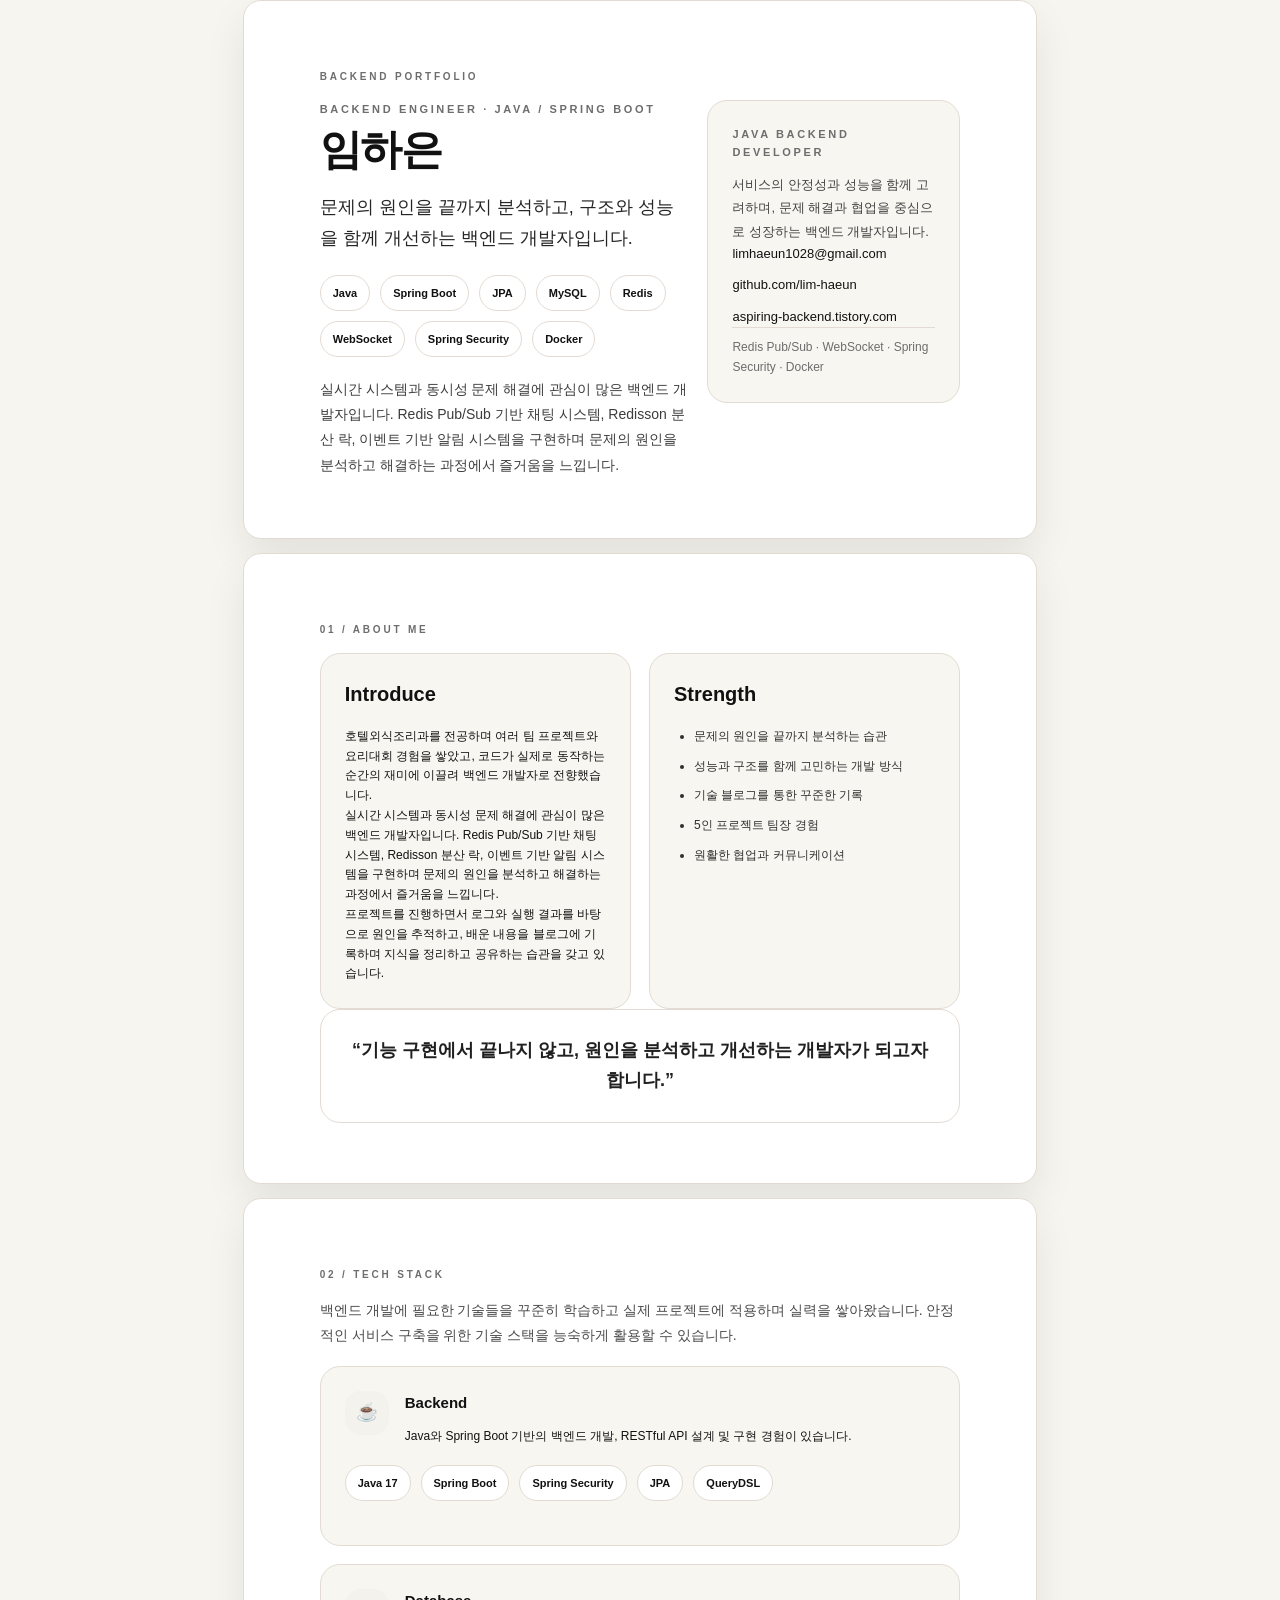
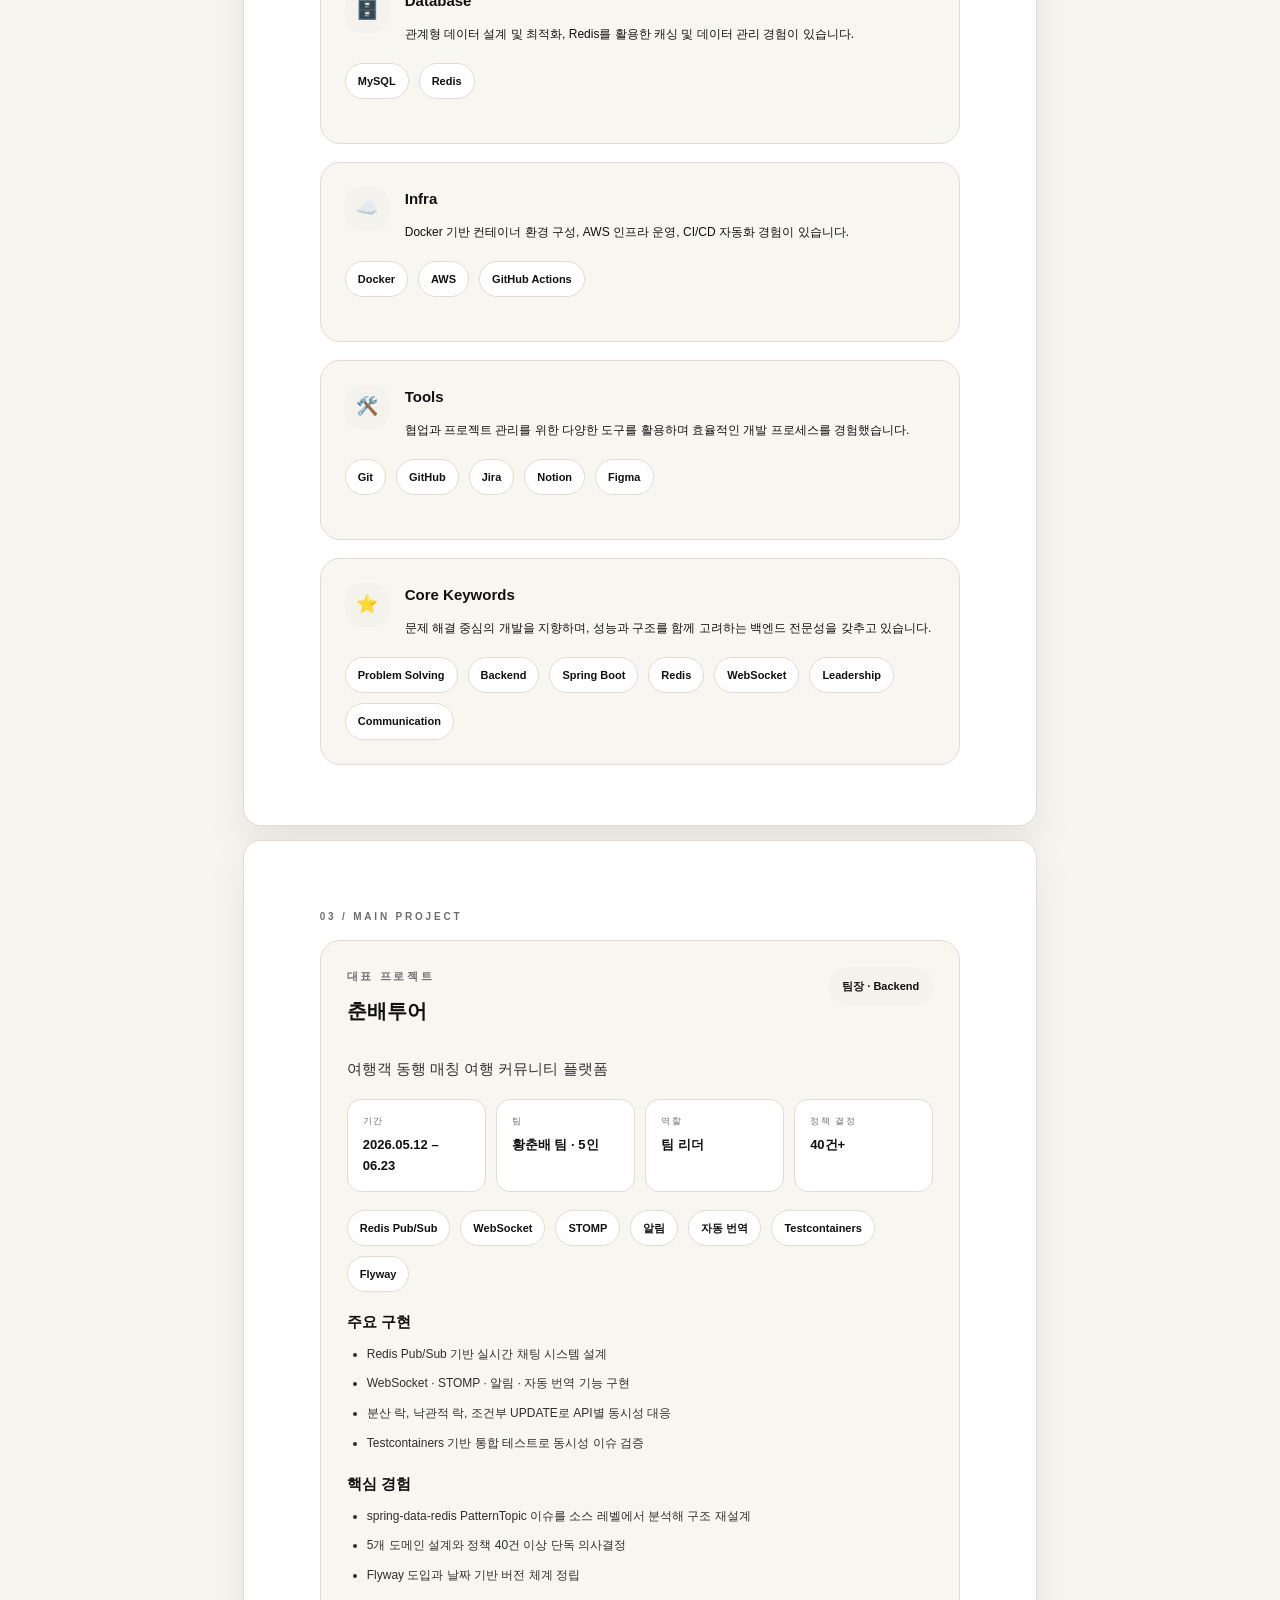
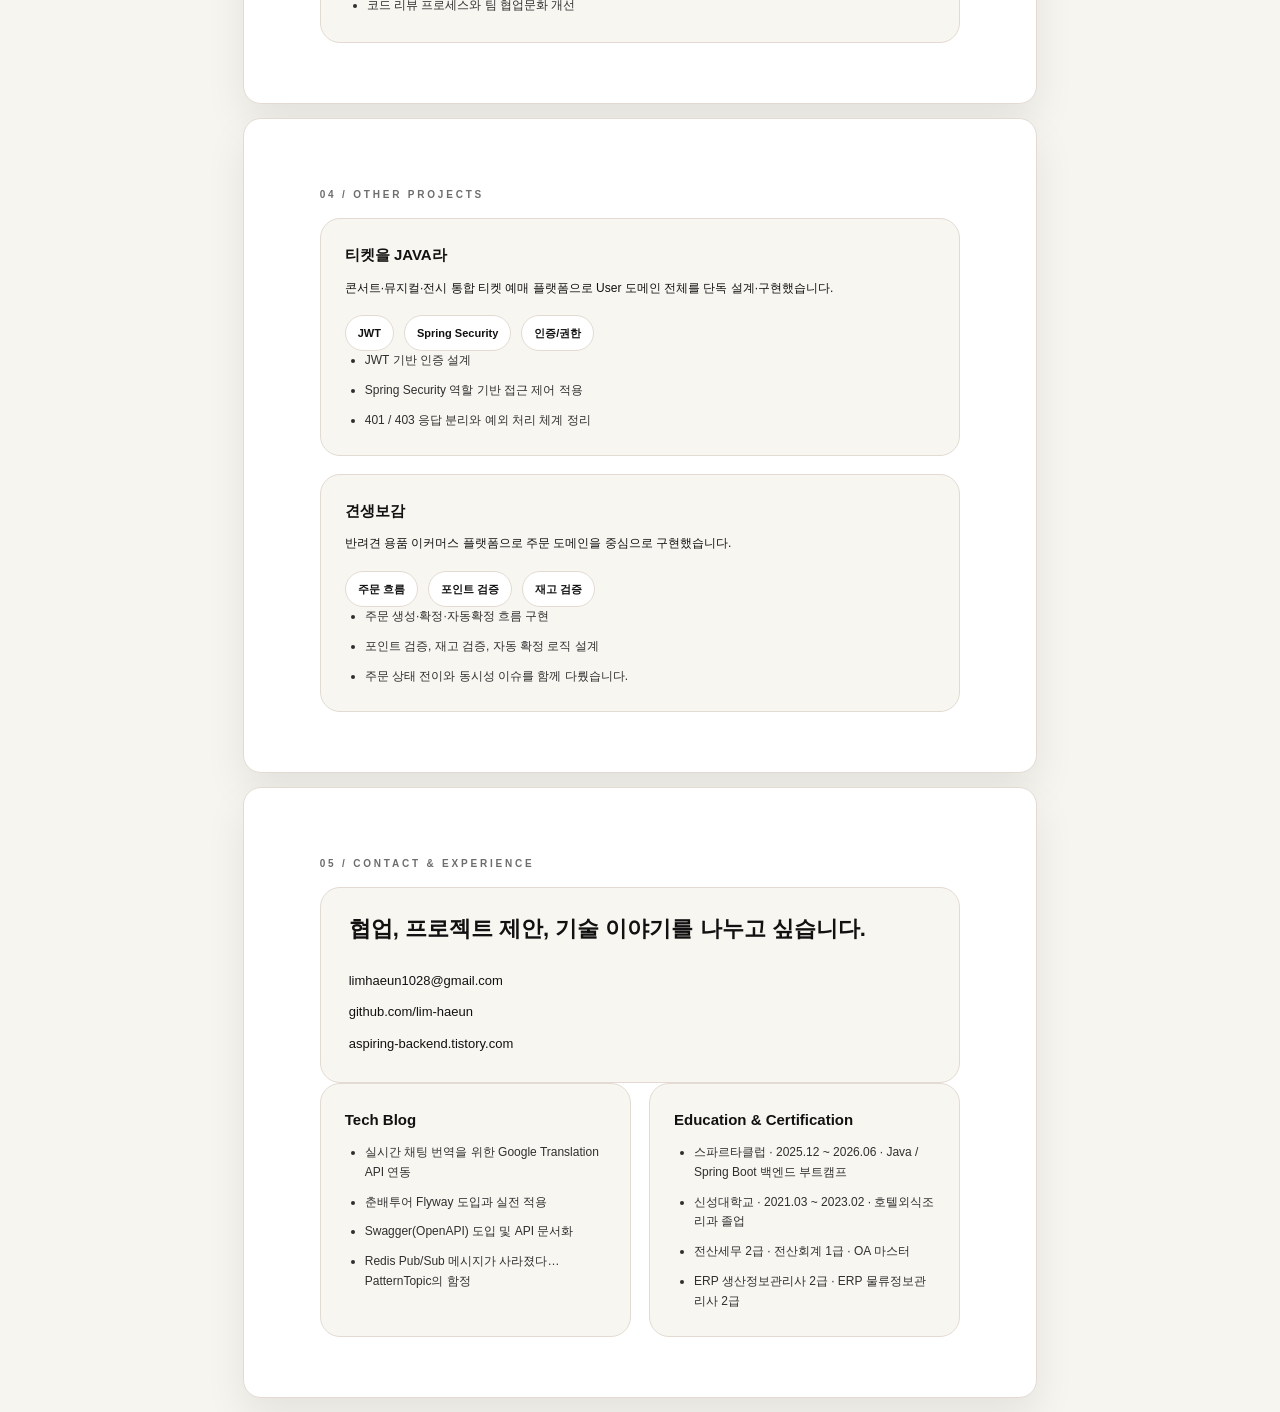
<file: pdf/index.html>
<!DOCTYPE html>
<html lang="ko">
<head>
  <meta charset="UTF-8" />
  <meta name="viewport" content="width=device-width, initial-scale=1.0" />
  <meta name="description" content="임하은의 백엔드 포트폴리오 PDF용 페이지" />
  <title>임하은 · Backend Portfolio</title>
  <link rel="stylesheet" href="styles.css" />
</head>
<body>
  <main class="portfolio">
    <section class="page cover-page" aria-label="커버">
      <div class="page-label">BACKEND PORTFOLIO</div>
      <div class="cover-grid">
        <div class="cover-main">
          <div>
            <p class="eyebrow">Backend Engineer · Java / Spring Boot</p>
            <h1>임하은</h1>
          </div>
          <p class="lead">
            문제의 원인을 끝까지 분석하고, 구조와 성능을 함께 개선하는 백엔드 개발자입니다.
          </p>
          <div class="chip-row">
            <span class="chip">Java</span>
            <span class="chip">Spring Boot</span>
            <span class="chip">JPA</span>
            <span class="chip">MySQL</span>
            <span class="chip">Redis</span>
            <span class="chip">WebSocket</span>
            <span class="chip">Spring Security</span>
            <span class="chip">Docker</span>
          </div>
          <div class="cover-summary">
            <p>
              실시간 시스템과 동시성 문제 해결에 관심이 많은 백엔드 개발자입니다.
              Redis Pub/Sub 기반 채팅 시스템, Redisson 분산 락, 이벤트 기반 알림 시스템을 구현하며
              문제의 원인을 분석하고 해결하는 과정에서 즐거움을 느낍니다.
            </p>
          </div>
        </div>
        <aside class="profile-card" aria-label="연락처">
          <div class="profile-card-head">
            <span class="profile-role">Java Backend Developer</span>
            <p class="profile-note">
              서비스의 안정성과 성능을 함께 고려하며, 문제 해결과 협업을 중심으로 성장하는 백엔드 개발자입니다.
            </p>
          </div>
          <div class="contact-list">
            <a href="mailto:limhaeun1028@gmail.com">limhaeun1028@gmail.com</a>
            <a href="https://github.com/lim-haeun" target="_blank" rel="noopener">github.com/lim-haeun</a>
            <a href="https://aspiring-backend.tistory.com/" target="_blank" rel="noopener">aspiring-backend.tistory.com</a>
          </div>
          <div class="profile-footer">
            <p class="muted">Redis Pub/Sub · WebSocket · Spring Security · Docker</p>
          </div>
        </aside>
      </div>
    </section>

    <section class="page about-page" aria-label="소개">
      <div class="page-label">01 / About Me</div>
      <div class="about-grid">
        <article class="card">
          <div class="card-heading">
            <h2>Introduce</h2>
          </div>
          <p>
            호텔외식조리과를 전공하며 여러 팀 프로젝트와 요리대회 경험을 쌓았고,
            코드가 실제로 동작하는 순간의 재미에 이끌려 백엔드 개발자로 전향했습니다.
          </p>
          <p>
            실시간 시스템과 동시성 문제 해결에 관심이 많은 백엔드 개발자입니다.
            Redis Pub/Sub 기반 채팅 시스템, Redisson 분산 락, 이벤트 기반 알림 시스템을 구현하며
            문제의 원인을 분석하고 해결하는 과정에서 즐거움을 느낍니다.
          </p>
          <p>
            프로젝트를 진행하면서 로그와 실행 결과를 바탕으로 원인을 추적하고, 배운 내용을 블로그에 기록하며
            지식을 정리하고 공유하는 습관을 갖고 있습니다.
          </p>
        </article>
        <article class="card">
          <div class="card-heading">
            <h2>Strength</h2>
          </div>
          <ul class="list">
            <li>문제의 원인을 끝까지 분석하는 습관</li>
            <li>성능과 구조를 함께 고민하는 개발 방식</li>
            <li>기술 블로그를 통한 꾸준한 기록</li>
            <li>5인 프로젝트 팀장 경험</li>
            <li>원활한 협업과 커뮤니케이션</li>
          </ul>
        </article>
      </div>
      <article class="card quote-card">
        “기능 구현에서 끝나지 않고, 원인을 분석하고 개선하는 개발자가 되고자 합니다.”
      </article>
    </section>

    <section class="page stack-page" aria-label="기술 스택">
      <div class="page-label">02 / Tech Stack</div>
      <p class="section-intro">
        백엔드 개발에 필요한 기술들을 꾸준히 학습하고 실제 프로젝트에 적용하며 실력을 쌓아왔습니다.
        안정적인 서비스 구축을 위한 기술 스택을 능숙하게 활용할 수 있습니다.
      </p>
      <div class="stack-grid">
        <article class="card stack-card">
          <div class="stack-card-head">
            <span class="stack-icon">☕</span>
            <div>
              <h3>Backend</h3>
              <p>Java와 Spring Boot 기반의 백엔드 개발, RESTful API 설계 및 구현 경험이 있습니다.</p>
            </div>
          </div>
          <div class="chip-row">
            <span class="chip">Java 17</span>
            <span class="chip">Spring Boot</span>
            <span class="chip">Spring Security</span>
            <span class="chip">JPA</span>
            <span class="chip">QueryDSL</span>
          </div>
        </article>

        <article class="card stack-card">
          <div class="stack-card-head">
            <span class="stack-icon">🗄️</span>
            <div>
              <h3>Database</h3>
              <p>관계형 데이터 설계 및 최적화, Redis를 활용한 캐싱 및 데이터 관리 경험이 있습니다.</p>
            </div>
          </div>
          <div class="chip-row">
            <span class="chip">MySQL</span>
            <span class="chip">Redis</span>
          </div>
        </article>

        <article class="card stack-card">
          <div class="stack-card-head">
            <span class="stack-icon">☁️</span>
            <div>
              <h3>Infra</h3>
              <p>Docker 기반 컨테이너 환경 구성, AWS 인프라 운영, CI/CD 자동화 경험이 있습니다.</p>
            </div>
          </div>
          <div class="chip-row">
            <span class="chip">Docker</span>
            <span class="chip">AWS</span>
            <span class="chip">GitHub Actions</span>
          </div>
        </article>

        <article class="card stack-card">
          <div class="stack-card-head">
            <span class="stack-icon">🛠️</span>
            <div>
              <h3>Tools</h3>
              <p>협업과 프로젝트 관리를 위한 다양한 도구를 활용하며 효율적인 개발 프로세스를 경험했습니다.</p>
            </div>
          </div>
          <div class="chip-row">
            <span class="chip">Git</span>
            <span class="chip">GitHub</span>
            <span class="chip">Jira</span>
            <span class="chip">Notion</span>
            <span class="chip">Figma</span>
          </div>
        </article>

        <article class="card keywords-card">
          <div class="stack-card-head">
            <span class="stack-icon">⭐</span>
            <div>
              <h3>Core Keywords</h3>
              <p>문제 해결 중심의 개발을 지향하며, 성능과 구조를 함께 고려하는 백엔드 전문성을 갖추고 있습니다.</p>
            </div>
          </div>
          <div class="chip-row">
            <span class="chip">Problem Solving</span>
            <span class="chip">Backend</span>
            <span class="chip">Spring Boot</span>
            <span class="chip">Redis</span>
            <span class="chip">WebSocket</span>
            <span class="chip">Leadership</span>
            <span class="chip">Communication</span>
          </div>
        </article>
      </div>
    </section>

    <section class="page project-page" aria-label="대표 프로젝트">
      <div class="page-label">03 / Main Project</div>
      <article class="card project-card">
        <div class="project-head">
          <div>
            <p class="eyebrow">대표 프로젝트</p>
            <h2>춘배투어</h2>
          </div>
          <span class="pill">팀장 · Backend</span>
        </div>
        <p class="subtitle">여행객 동행 매칭 여행 커뮤니티 플랫폼</p>
        <div class="meta-grid">
          <div>
            <span>기간</span>
            <strong>2026.05.12 – 06.23</strong>
          </div>
          <div>
            <span>팀</span>
            <strong>황춘배 팀 · 5인</strong>
          </div>
          <div>
            <span>역할</span>
            <strong>팀 리더</strong>
          </div>
          <div>
            <span>정책 결정</span>
            <strong>40건+</strong>
          </div>
        </div>
        <div class="project-tags">
          <span class="chip">Redis Pub/Sub</span>
          <span class="chip">WebSocket</span>
          <span class="chip">STOMP</span>
          <span class="chip">알림</span>
          <span class="chip">자동 번역</span>
          <span class="chip">Testcontainers</span>
          <span class="chip">Flyway</span>
        </div>
        <div class="section-grid">
          <div>
            <h3>주요 구현</h3>
            <ul class="list">
              <li>Redis Pub/Sub 기반 실시간 채팅 시스템 설계</li>
              <li>WebSocket · STOMP · 알림 · 자동 번역 기능 구현</li>
              <li>분산 락, 낙관적 락, 조건부 UPDATE로 API별 동시성 대응</li>
              <li>Testcontainers 기반 통합 테스트로 동시성 이슈 검증</li>
            </ul>
          </div>
          <div>
            <h3>핵심 경험</h3>
            <ul class="list">
              <li>spring-data-redis PatternTopic 이슈를 소스 레벨에서 분석해 구조 재설계</li>
              <li>5개 도메인 설계와 정책 40건 이상 단독 의사결정</li>
              <li>Flyway 도입과 날짜 기반 버전 체계 정립</li>
              <li>코드 리뷰 프로세스와 팀 협업문화 개선</li>
            </ul>
          </div>
        </div>
      </article>
    </section>

    <section class="page other-page" aria-label="다른 프로젝트">
      <div class="page-label">04 / Other Projects</div>
      <div class="project-grid">
        <article class="card project-mini">
          <div class="project-mini-head">
            <h3>티켓을 JAVA라</h3>
            <p>
              콘서트·뮤지컬·전시 통합 티켓 예매 플랫폼으로 User 도메인 전체를 단독 설계·구현했습니다.
            </p>
          </div>
          <div class="chip-row">
            <span class="chip">JWT</span>
            <span class="chip">Spring Security</span>
            <span class="chip">인증/권한</span>
          </div>
          <ul class="list">
            <li>JWT 기반 인증 설계</li>
            <li>Spring Security 역할 기반 접근 제어 적용</li>
            <li>401 / 403 응답 분리와 예외 처리 체계 정리</li>
          </ul>
        </article>
        <article class="card project-mini">
          <div class="project-mini-head">
            <h3>견생보감</h3>
            <p>
              반려견 용품 이커머스 플랫폼으로 주문 도메인을 중심으로 구현했습니다.
            </p>
          </div>
          <div class="chip-row">
            <span class="chip">주문 흐름</span>
            <span class="chip">포인트 검증</span>
            <span class="chip">재고 검증</span>
          </div>
          <ul class="list">
            <li>주문 생성·확정·자동확정 흐름 구현</li>
            <li>포인트 검증, 재고 검증, 자동 확정 로직 설계</li>
            <li>주문 상태 전이와 동시성 이슈를 함께 다뤘습니다.</li>
          </ul>
        </article>
      </div>
    </section>

    <section class="page contact-page" aria-label="연락처 및 경험">
      <div class="page-label">05 / Contact & Experience</div>
      <article class="card contact-panel">
        <h2>협업, 프로젝트 제안, 기술 이야기를 나누고 싶습니다.</h2>
        <div class="contact-links">
          <a href="mailto:limhaeun1028@gmail.com">limhaeun1028@gmail.com</a>
          <a href="https://github.com/lim-haeun" target="_blank" rel="noopener">github.com/lim-haeun</a>
          <a href="https://aspiring-backend.tistory.com/" target="_blank" rel="noopener">aspiring-backend.tistory.com</a>
        </div>
      </article>
      <div class="section-grid experience-grid">
        <article class="card">
          <h3>Tech Blog</h3>
          <ul class="list">
            <li>실시간 채팅 번역을 위한 Google Translation API 연동</li>
            <li>춘배투어 Flyway 도입과 실전 적용</li>
            <li>Swagger(OpenAPI) 도입 및 API 문서화</li>
            <li>Redis Pub/Sub 메시지가 사라졌다… PatternTopic의 함정</li>
          </ul>
        </article>
        <article class="card">
          <h3>Education & Certification</h3>
          <ul class="list">
            <li>스파르타클럽 · 2025.12 ~ 2026.06 · Java / Spring Boot 백엔드 부트캠프</li>
            <li>신성대학교 · 2021.03 ~ 2023.02 · 호텔외식조리과 졸업</li>
            <li>전산세무 2급 · 전산회계 1급 · OA 마스터</li>
            <li>ERP 생산정보관리사 2급 · ERP 물류정보관리사 2급</li>
          </ul>
        </article>
      </div>
    </section>
  </main>
</body>
</html>
</file>
<file: pdf/styles.css>
:root {
  --bg: #f7f5f0;
  --surface: #ffffff;
  --surface-2: #f8f6f1;
  --border: #e3dbd3;
  --text: #111111;
  --muted: #6d6d6d;
  --accent: #111111;
  --accent-soft: #f4f2ec;
  --shadow: 0 18px 40px rgba(17, 17, 17, 0.08);
}

* {
  box-sizing: border-box;
}

html {
  font-size: 12px;
}

body {
  margin: 0;
  font-family: "Pretendard", "Segoe UI", "Apple SD Gothic Neo", "Noto Sans KR", sans-serif;
  background: var(--bg);
  color: var(--text);
  line-height: 1.65;
  -webkit-font-smoothing: antialiased;
  -moz-osx-font-smoothing: grayscale;
}

a {
  color: inherit;
  text-decoration: none;
}

.portfolio {
  max-width: 210mm;
  margin: 0 auto;
  padding: 0;
}

.page {
  background: var(--surface);
  border: 1px solid var(--border);
  border-radius: 18px;
  padding: 18mm 20mm 16mm;
  margin: 0 auto 14px;
  box-shadow: var(--shadow);
  break-after: page;
  page-break-after: always;
}

.page:last-child {
  break-after: auto;
  page-break-after: auto;
}

.page-label {
  font-size: 10px;
  letter-spacing: 0.28em;
  text-transform: uppercase;
  color: var(--muted);
  font-weight: 700;
  margin-bottom: 14px;
}

.cover-grid {
  display: grid;
  grid-template-columns: 1.28fr 0.88fr;
  gap: 20px;
  align-items: flex-start;
}

.cover-main {
  display: grid;
  gap: 20px;
}

.eyebrow {
  margin: 0 0 10px;
  font-size: 11px;
  letter-spacing: 0.24em;
  text-transform: uppercase;
  color: var(--muted);
  font-weight: 700;
}

h1,
h2,
h3,
p {
  margin: 0;
}

h1 {
  font-size: 42px;
  line-height: 1.05;
  letter-spacing: -0.03em;
}

h2 {
  font-size: 20px;
  margin-bottom: 12px;
}

h3 {
  font-size: 15px;
  margin-bottom: 10px;
}

.lead {
  font-size: 18px;
  color: #252525;
  line-height: 1.75;
}

.cover-summary p {
  margin-top: 6px;
  color: #3c3c3c;
  font-size: 14px;
  line-height: 1.8;
}

.chip-row {
  display: flex;
  flex-wrap: wrap;
  gap: 10px;
}

.chip {
  display: inline-flex;
  align-items: center;
  border-radius: 999px;
  padding: 8px 12px;
  background: #ffffff;
  border: 1px solid var(--border);
  font-size: 11px;
  font-weight: 700;
  color: var(--accent);
}

.profile-card {
  background: var(--surface-2);
  border: 1px solid var(--border);
  border-radius: 20px;
  padding: 24px;
  display: grid;
  grid-template-rows: auto 1fr auto;
  min-height: 230px;
}

.profile-card-head {
  display: grid;
  gap: 12px;
}

.profile-role {
  font-size: 11px;
  letter-spacing: 0.24em;
  text-transform: uppercase;
  color: var(--muted);
  font-weight: 700;
}

.profile-note {
  font-size: 13px;
  color: #424242;
  line-height: 1.75;
}

.contact-list {
  display: grid;
  gap: 10px;
}

.contact-list a {
  color: var(--text);
  font-size: 13px;
  word-break: break-word;
}

.profile-footer {
  padding-top: 10px;
  border-top: 1px solid var(--border);
}

.muted {
  color: var(--muted);
  font-size: 12px;
}

.about-grid,
.stack-grid,
.project-grid,
.section-grid {
  display: grid;
  gap: 18px;
}

.about-grid {
  grid-template-columns: 1fr 1fr;
}

.card {
  background: var(--surface-2);
  border: 1px solid var(--border);
  border-radius: 20px;
  padding: 24px;
  break-inside: avoid;
  page-break-inside: avoid;
}

.card-heading {
  margin-bottom: 16px;
}

.stack-card,
.keywords-card,
.project-mini,
.contact-panel {
  min-height: 180px;
}

.stack-card-head {
  display: flex;
  gap: 16px;
  align-items: flex-start;
  margin-bottom: 18px;
}

.stack-icon {
  width: 44px;
  height: 44px;
  border-radius: 16px;
  display: inline-flex;
  align-items: center;
  justify-content: center;
  font-size: 18px;
  background: var(--accent-soft);
}

.stack-card p,
.keywords-card p,
.cover-summary p,
.profile-note,
.contact-panel p,
.project-mini p {
  margin: 0;
  gap: 18px;
  line-height: 1.8;
}

.keywords-card {
  grid-column: 1 / -1;
}

.quote-card {
  text-align: center;
  font-weight: 700;
  color: #202020;
  font-size: 18px;
  padding: 26px;
  background: #ffffff;
  border-radius: 20px;
  border: 1px solid var(--border);
}

.list {
  margin: 0;
  padding-left: 20px;
  color: #2f2f2f;
}

.list li + li {
  margin-top: 10px;
}

.project-card {
  padding: 26px;
}

.project-head {
  display: grid;
  grid-template-columns: 1fr auto;
  gap: 18px;
  align-items: start;
  margin-bottom: 16px;
}

.pill {
  display: inline-flex;
  align-items: center;
  justify-content: center;
  padding: 10px 14px;
  border-radius: 999px;
  background: var(--accent-soft);
  color: var(--accent);
  font-size: 11px;
  font-weight: 700;
}

.subtitle {
  margin: 0 0 18px;
  font-size: 15px;
  color: #333333;
  line-height: 1.7;
}

.meta-grid {
  display: grid;
  grid-template-columns: repeat(4, minmax(0, 1fr));
  gap: 10px;
  margin-bottom: 18px;
}

.meta-grid div {
  background: #ffffff;
  border: 1px solid var(--border);
  border-radius: 14px;
  padding: 14px 15px;
}

.meta-grid span {
  display: block;
  font-size: 9px;
  letter-spacing: 0.18em;
  text-transform: uppercase;
  color: var(--muted);
  margin-bottom: 6px;
}

.meta-grid strong {
  display: block;
  color: var(--text);
  font-size: 13px;
  line-height: 1.6;
}

.project-tags {
  display: flex;
  flex-wrap: wrap;
  gap: 10px;
  margin-bottom: 18px;
}

.project-mini-head {
  margin-bottom: 16px;
}

.project-mini {
  min-height: 220px;
}

.project-mini p {
  margin-top: 8px;
}

.contact-panel {
  display: flex;
  flex-direction: column;
  gap: 16px;
  padding: 28px;
}

.contact-panel h2 {
  font-size: 22px;
  line-height: 1.2;
}

.contact-links {
  display: grid;
  gap: 10px;
}

.contact-links a {
  color: var(--text);
  font-size: 13px;
  word-break: break-word;
}

.experience-grid {
  grid-template-columns: 1fr 1fr;
}

.section-intro {
  margin: 0 0 18px;
  color: #4a4a4a;
  font-size: 14px;
  line-height: 1.8;
}

@page {
  size: A4;
  margin: 10mm;
}

@media print {
  body {
    background: #ffffff;
  }

  .portfolio {
    padding: 0;
  }

  .page {
    box-shadow: none;
    margin: 0 0 10px;
    border-radius: 0;
  }
}

@media (max-width: 900px) {
  .cover-grid,
  .about-grid,
  .stack-grid,
  .project-grid,
  .section-grid,
  .experience-grid {
    grid-template-columns: 1fr;
  }

  .meta-grid {
    grid-template-columns: 1fr 1fr;
  }
}
</file>
